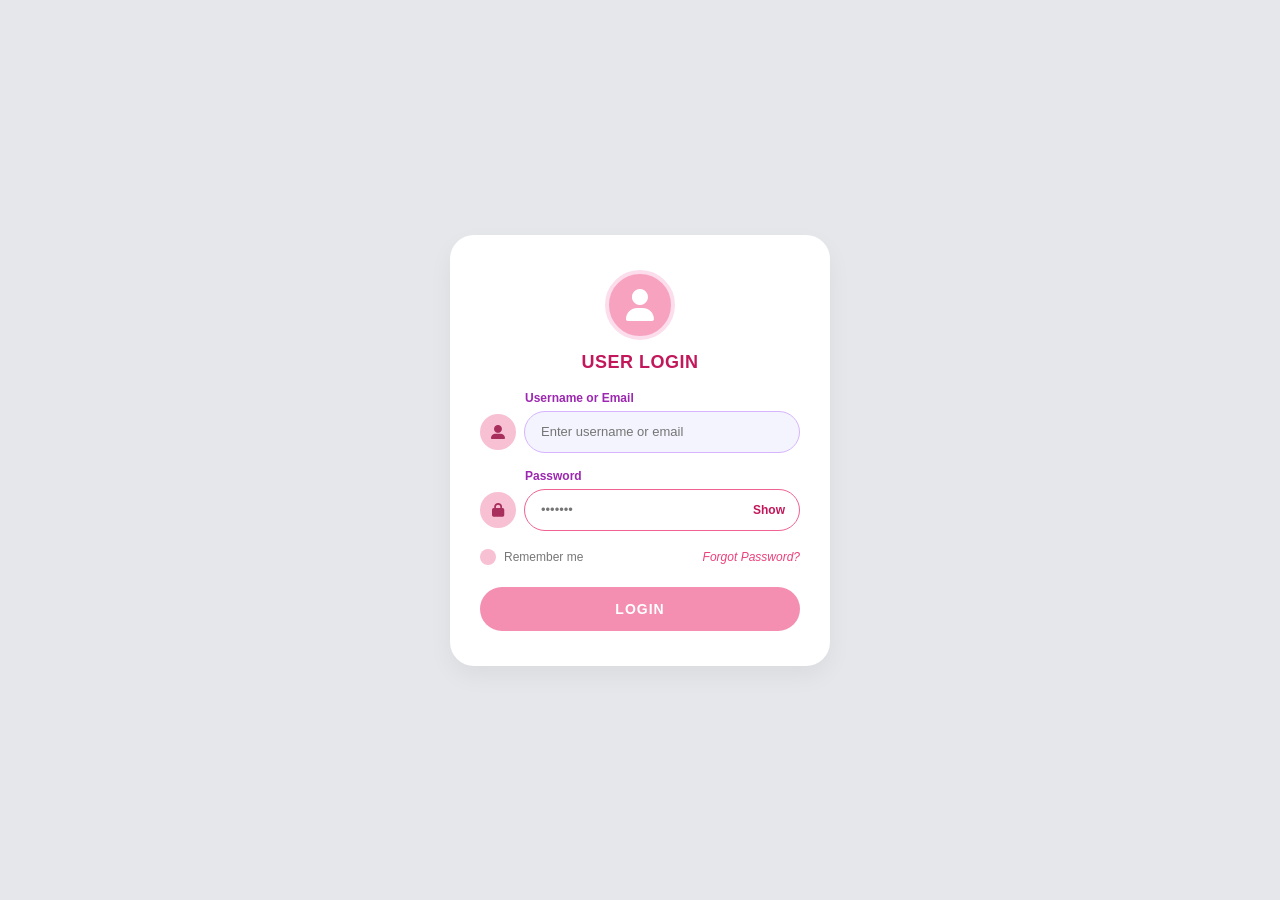
<file: index.html>
<!DOCTYPE html>
<html lang="en">
<head>
    <meta charset="UTF-8">
    <meta name="viewport" content="width=device-width, initial-scale=1.0">
    <title>User Login</title>
    <link rel="stylesheet" href="style.css">
    <!-- FontAwesome Icons -->
    <link rel="stylesheet" href="https://cdnjs.cloudflare.com/ajax/libs/font-awesome/6.4.0/css/all.min.css">
</head>
<body>

    <div class="login-card">
        <!-- Top Avatar Icon -->
        <div class="avatar-container">
            <div class="avatar-circle">
                <i class="fa-solid fa-user"></i>
            </div>
        </div>

        <h2 class="title">USER LOGIN</h2>

        <!-- Error Message Banner -->
        <div id="errorMessage" class="error-banner"></div>

        <!-- Login Form -->
        <form id="loginForm">
            <!-- Username / Email Field -->
            <div class="field-wrapper">
                <label for="email">Username or Email</label>
                <div class="input-container">
                    <div class="input-icon">
                        <i class="fa-solid fa-user-large"></i>
                    </div>
                    <input type="text" id="email" placeholder="Enter username or email" required>
                </div>
            </div>

            <!-- Password Field -->
            <div class="field-wrapper">
                <label for="password">Password</label>
                <div class="input-container">
                    <div class="input-icon">
                        <i class="fa-solid fa-lock"></i>
                    </div>
                    <div class="password-input-box">
                        <input type="password" id="password" placeholder="•••••••" required>
                        <span id="togglePassword" class="show-btn">Show</span>
                    </div>
                </div>
            </div>

            <!-- Options Row -->
            <div class="options-row">
                <label class="remember-me">
                    <input type="checkbox" id="rememberMe">
                    <span class="custom-checkbox"></span>
                    Remember me
                </label>
                <a href="#" class="forgot-link">Forgot Password?</a>
            </div>

            <!-- Login Button -->
            <button type="submit" class="login-btn">LOGIN</button>
        </form>
    </div>

    <script src="script.js"></script>
</body>
</html>
</file>
<file: style.css>
* {
    margin: 0;
    padding: 0;
    box-sizing: border-box;
    font-family: 'Segoe UI', Arial, sans-serif;
}

body {
    background-color: #e5e7eb;
    display: flex;
    justify-content: center;
    align-items: center;
    min-height: 100vh;
    padding: 20px;
}

/* Card Container */
.login-card {
    background: #ffffff;
    width: 100%;
    max-width: 380px;
    padding: 35px 30px;
    border-radius: 24px;
    box-shadow: 0 10px 25px rgba(0, 0, 0, 0.05);
    display: flex;
    flex-direction: column;
    align-items: center;
}

/* Avatar Header */
.avatar-container {
    margin-bottom: 12px;
}

.avatar-circle {
    width: 70px;
    height: 70px;
    background-color: #f7a2bf;
    border: 4px solid #fcddec;
    border-radius: 50%;
    display: flex;
    justify-content: center;
    align-items: center;
    color: #ffffff;
    font-size: 32px;
}

/* Title */
.title {
    color: #c2185b;
    font-size: 18px;
    font-weight: 700;
    letter-spacing: 0.5px;
    margin-bottom: 18px;
    text-transform: uppercase;
}

/* Error Banner */
.error-banner {
    width: 100%;
    background-color: #fdf2f2;
    color: #a94442;
    border: 1px solid #f8d7da;
    border-radius: 20px;
    padding: 10px 15px;
    font-size: 12px;
    text-align: center;
    margin-bottom: 18px;
    display: none; /* Hidden by default */
}

/* Form Styling */
#loginForm {
    width: 100%;
}

.field-wrapper {
    margin-bottom: 16px;
}

.field-wrapper label {
    display: block;
    font-size: 12px;
    font-weight: 600;
    color: #9c27b0;
    margin-bottom: 6px;
    margin-left: 45px;
}

.input-container {
    display: flex;
    align-items: center;
    gap: 8px;
}

.input-icon {
    width: 36px;
    height: 36px;
    background-color: #f8c0d3;
    color: #a82e5c;
    border-radius: 50%;
    display: flex;
    justify-content: center;
    align-items: center;
    font-size: 14px;
    flex-shrink: 0;
}

.password-input-box,
.input-container input[type="text"] {
    flex-grow: 1;
    height: 42px;
    background-color: #f3f4fd;
    border: 1.5px solid #d8b4fe;
    border-radius: 22px;
    padding: 0 16px;
    font-size: 13px;
    color: #333333;
    outline: none;
    transition: all 0.2s ease;
}

.input-container input[type="text"]:focus,
.password-input-box:focus-within {
    border-color: #e91e63;
    background-color: #ffffff;
}

.password-input-box {
    display: flex;
    align-items: center;
    justify-content: space-between;
    padding-right: 14px;
    background-color: #ffffff;
    border-color: #f06292;
}

.password-input-box input {
    border: none;
    background: transparent;
    outline: none;
    width: 100%;
    font-size: 13px;
    color: #333;
}

.show-btn {
    font-size: 12px;
    color: #c2185b;
    font-weight: 600;
    cursor: pointer;
    user-select: none;
    margin-left: 6px;
}

/* Options Row (Remember me & Forgot Password) */
.options-row {
    display: flex;
    justify-content: space-between;
    align-items: center;
    margin: 18px 0 22px 0;
    font-size: 12px;
}

.remember-me {
    display: flex;
    align-items: center;
    color: #777777;
    cursor: pointer;
}

.remember-me input {
    display: none;
}

.custom-checkbox {
    width: 16px;
    height: 16px;
    background-color: #f8c0d3;
    border-radius: 50%;
    margin-right: 8px;
    display: inline-block;
    transition: background 0.2s;
}

.remember-me input:checked + .custom-checkbox {
    background-color: #e91e63;
}

.forgot-link {
    color: #ec407a;
    font-style: italic;
    text-decoration: none;
}

.forgot-link:hover {
    text-decoration: underline;
}

/* Submit Button */
.login-btn {
    width: 100%;
    height: 44px;
    background-color: #f48fb1;
    color: #ffffff;
    border: none;
    border-radius: 22px;
    font-size: 14px;
    font-weight: 700;
    letter-spacing: 1px;
    cursor: pointer;
    transition: background-color 0.2s;
}

.login-btn:hover {
    background-color: #ec407a;
}
</file>
<file: seller.css>
/* ==========================================================
   SELLER PORTAL STYLING (Derived directly from side-menu.css)
   ========================================================== */

* {
    margin: 0;
    padding: 0;
    box-sizing: border-box;
    font-family: 'Poppins', sans-serif;
}

body {
    display: flex;
    min-height: 100vh;
    background-color: #EBF0F5;
    color: #333333;
}

/* Sidebar Styling */
.sidebar {
    width: 260px;
    background-color: #FFFFFF;
    border-right: 1px solid #E2E8F0;
    display: flex;
    flex-direction: column;
    min-height: 100vh;
    transition: margin-left 0.3s ease;
    z-index: 10;
}

.sidebar.collapsed {
    margin-left: -260px;
}

.sidebar-header {
    padding: 30px 25px 20px 25px;
}

.brand-title {
    font-family: 'Playfair Display', serif;
    font-size: 1.35rem;
    font-weight: 700;
    color: #8C1D40;
    line-height: 1.15;
    letter-spacing: 0.5px;
}

.brand-line {
    width: 60px;
    height: 3px;
    background-color: #F29EBD;
    margin-top: 10px;
}

.menu-container {
    padding: 10px 0;
    flex: 1;
}

.menu-group {
    margin-bottom: 20px;
}

.group-title {
    font-size: 0.72rem;
    font-weight: 700;
    text-transform: uppercase;
    letter-spacing: 0.8px;
    color: #BE5B7A;
    padding: 0 25px;
    display: block;
    margin-bottom: 6px;
}

.menu-group ul {
    list-style: none;
}

.menu-item {
    display: flex;
    align-items: center;
    padding: 10px 25px;
    color: #555555;
    text-decoration: none;
    font-size: 0.9rem;
    font-weight: 500;
    transition: all 0.2s ease;
    gap: 14px;
}

.menu-item i {
    font-size: 1.1rem;
    color: #9E9E9E;
    width: 20px;
    text-align: center;
    transition: color 0.2s ease;
}

/* Active Highlight Styling */
.menu-item.active {
    background-color: #F29EBD;
    color: #8C1D40;
    font-weight: 600;
}

.menu-item.active i {
    color: #8C1D40;
}

.menu-item:hover:not(.active) {
    background-color: #FFF0F5;
    color: #8C1D40;
}

.badge {
    background-color: #8C1D40;
    color: #FFFFFF;
    font-size: 0.7rem;
    padding: 2px 7px;
    border-radius: 10px;
    margin-left: auto;
}

/* Main Content Area */
.main-content {
    flex: 1;
    display: flex;
    flex-direction: column;
    min-width: 0;
}

.top-header {
    display: flex;
    align-items: flex-start;
    padding: 30px 40px;
    gap: 20px;
}

.toggle-btn {
    background-color: #F29EBD;
    color: #FFFFFF;
    border: none;
    width: 42px;
    height: 42px;
    border-radius: 50%;
    cursor: pointer;
    display: flex;
    align-items: center;
    justify-content: center;
    font-size: 1.1rem;
    flex-shrink: 0;
    box-shadow: 0 2px 6px rgba(0,0,0,0.08);
}

.header-text h1 {
    font-family: 'Playfair Display', serif;
    color: #8C1D40;
    font-size: 2rem;
    line-height: 1.2;
    margin-bottom: 6px;
}

.header-text p {
    color: #666666;
    font-size: 0.95rem;
}

.content-body {
    padding: 0 40px 40px 40px;
}

/* Cards & Banners */
.card {
    background-color: #FFFFFF;
    padding: 22px;
    border-radius: 12px;
    box-shadow: 0 2px 8px rgba(0, 0, 0, 0.04);
}

.card h3 {
    color: #8C1D40;
    font-size: 1.05rem;
    margin-bottom: 8px;
}

.card p {
    color: #666666;
    font-size: 0.88rem;
    line-height: 1.5;
    margin-bottom: 12px;
}

.promo-banner {
    background: #FFFFFF;
    padding: 25px;
    border-radius: 12px;
    margin-bottom: 25px;
    border-left: 5px solid #8C1D40;
}

.promo-banner h2 {
    color: #8C1D40;
    margin-bottom: 6px;
    font-family: 'Playfair Display', serif;
}

/* Table Styling for Products & Orders */
.orders-table {
    width: 100%;
    border-collapse: collapse;
    text-align: left;
    background: #FFFFFF;
    border-radius: 12px;
    overflow: hidden;
    box-shadow: 0 2px 8px rgba(0, 0, 0, 0.04);
}

.orders-table th, .orders-table td {
    padding: 14px 18px;
    border-bottom: 1px solid #EEEEEE;
    font-size: 0.88rem;
}

.orders-table th {
    color: #8C1D40;
    font-weight: 700;
    background: #FFFFFF;
}

/* Status Badges */
.status-badge {
    padding: 4px 10px;
    border-radius: 12px;
    font-size: 0.75rem;
    font-weight: 600;
}

.status-badge.delivered { background-color: #E8F5E9; color: #2E7D32; }
.status-badge.processing { background-color: #FFF3E0; color: #E65100; }

/* Buttons */
.btn-action {
    background-color: #8C1D40;
    color: #FFFFFF;
    border: none;
    padding: 8px 18px;
    border-radius: 20px;
    font-weight: 600;
    font-size: 0.85rem;
    cursor: pointer;
    transition: background 0.2s ease;
}

.btn-action:hover {
    background-color: #6d1632;
}

.btn-danger {
    background-color: #E53935;
    color: #FFFFFF;
    border: none;
    padding: 8px 18px;
    border-radius: 20px;
    font-weight: 600;
    font-size: 0.85rem;
    cursor: pointer;
}

.form-group {
    margin-bottom: 15px;
}

.form-group label {
    display: block;
    font-size: 0.85rem;
    font-weight: 600;
    color: #8C1D40;
    margin-bottom: 6px;
}

.form-group input {
    width: 100%;
    padding: 10px 14px;
    border: 1px solid #E2E8F0;
    border-radius: 8px;
    font-size: 0.9rem;
    font-family: 'Poppins', sans-serif;
    outline: none;
}

.form-group input:focus {
    border-color: #F29EBD;
}
</file>
